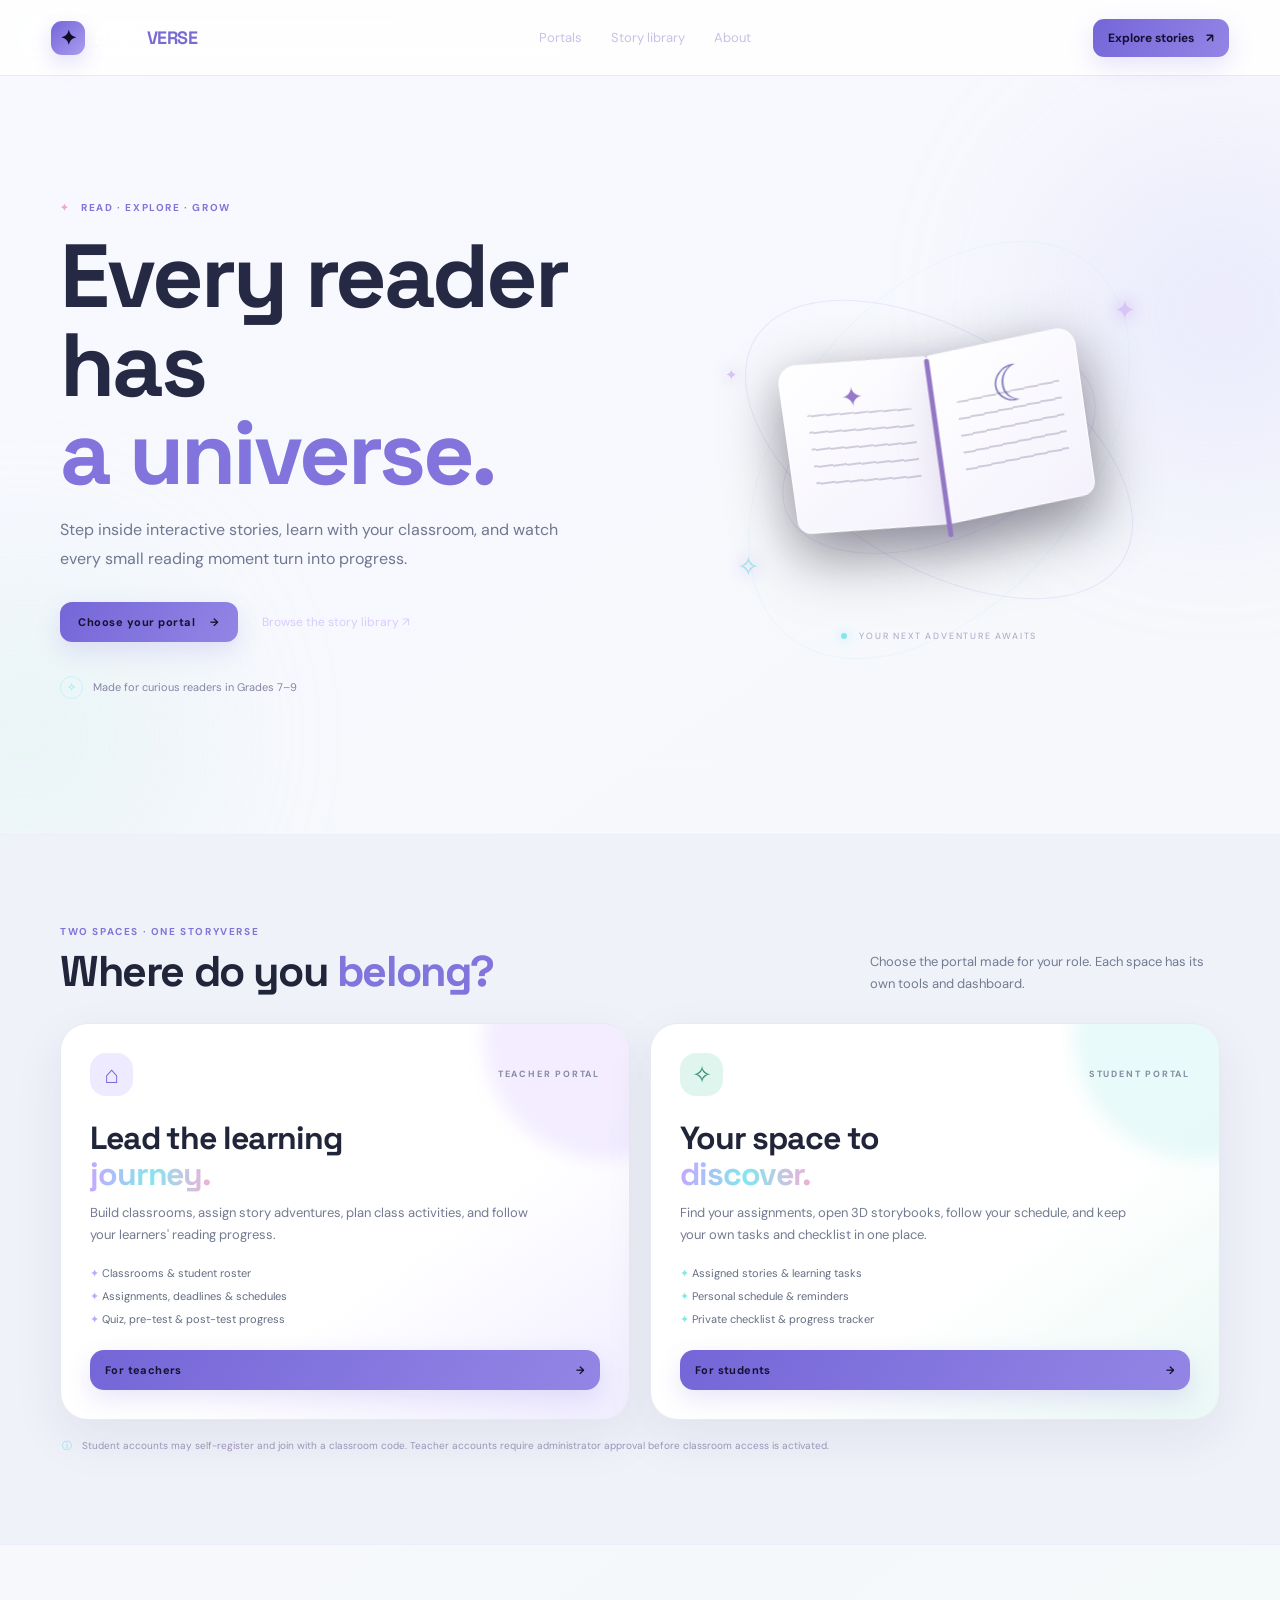
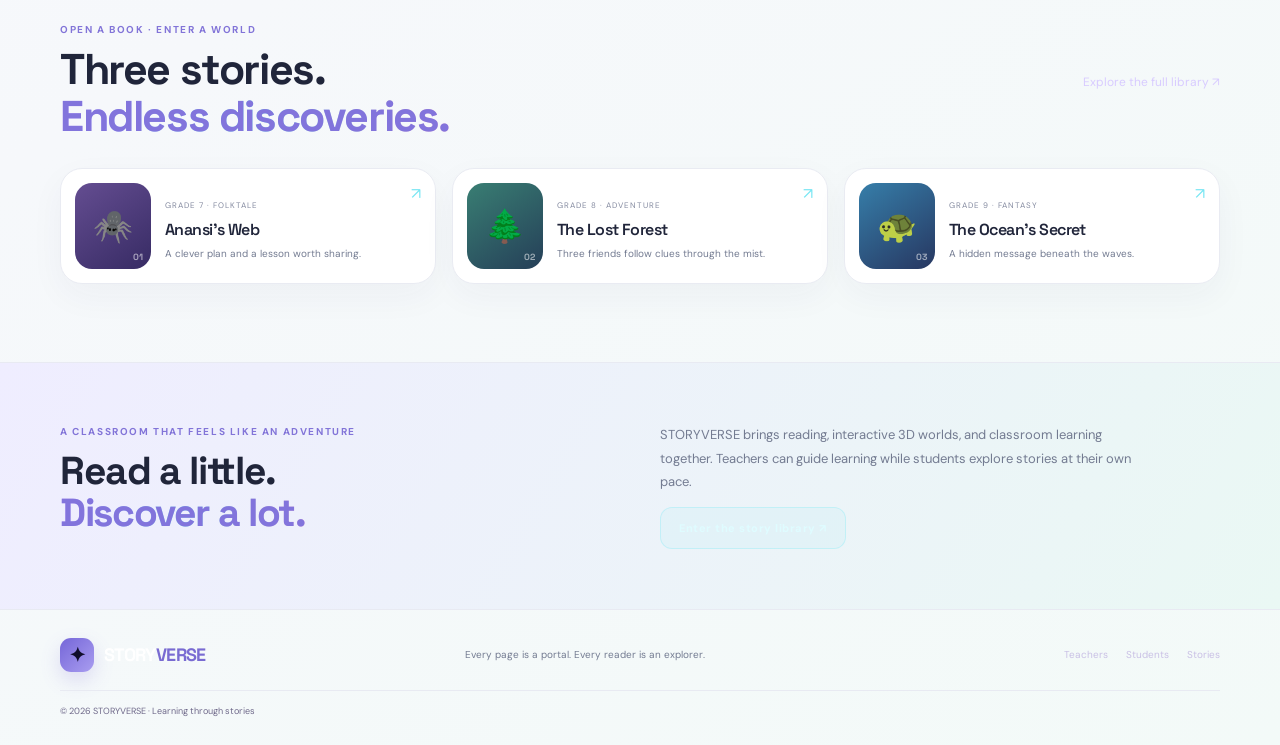
<file: index.html>
<!doctype html>
<html lang="en">
<head>
  <meta charset="utf-8">
  <meta name="viewport" content="width=device-width, initial-scale=1, viewport-fit=cover">
  <meta name="theme-color" content="#100d2b">
  <meta name="description" content="STORYVERSE — a reading adventure and classroom space for teachers and students.">
  <title>STORYVERSE — Every Reader Has a Universe</title>
  <link rel="preconnect" href="https://fonts.googleapis.com">
  <link rel="preconnect" href="https://fonts.gstatic.com" crossorigin>
  <link href="https://fonts.googleapis.com/css2?family=DM+Sans:wght@400;500;600;700&family=Space+Grotesk:wght@400;500;600;700&display=swap" rel="stylesheet">
  <link rel="stylesheet" href="portal.css">
</head>
<body class="landing-page">
  <div class="ambient ambient-one"></div><div class="ambient ambient-two"></div>
  <header class="landing-header">
    <a class="logo" href="index.html"><span class="logo-mark">✦</span><span>STORY<span class="logo-accent">VERSE</span></span></a>
    <nav class="landing-nav" aria-label="Main navigation">
      <a href="#portals">Portals</a><a href="#stories">Story library</a><a href="#about">About</a>
    </nav>
    <a class="header-cta" href="stories.html">Explore stories <span>↗</span></a>
  </header>

  <main>
    <section class="hero wrap">
      <div class="hero-copy">
        <div class="eyebrow"><span class="eyebrow-star">✦</span> READ · EXPLORE · GROW</div>
        <h1>Every reader has<br><em>a universe.</em></h1>
        <p class="hero-lede">Step inside interactive stories, learn with your classroom, and watch every small reading moment turn into progress.</p>
        <div class="hero-actions"><a class="button button-primary" href="#portals">Choose your portal <span>→</span></a><a class="text-link" href="stories.html">Browse the story library ↗</a></div>
        <div class="hero-proof"><span class="proof-icon">✧</span><span>Made for curious readers in Grades 7–9</span></div>
      </div>
      <div class="hero-art" aria-label="Illustration of an open glowing storybook">
        <div class="orbit orbit-one"></div><div class="orbit orbit-two"></div><div class="orbit orbit-three"></div>
        <div class="floating-star star-a">✦</div><div class="floating-star star-b">✧</div><div class="floating-star star-c">✦</div>
        <div class="book-glow"></div><div class="book-illustration"><div class="book-page left-page"><span class="page-lines"></span><span class="page-spark">✦</span></div><div class="book-page right-page"><span class="page-moon">☾</span><span class="page-lines"></span></div><div class="book-spine"></div></div>
        <div class="art-caption"><span class="caption-dot"></span> YOUR NEXT ADVENTURE AWAITS</div>
      </div>
    </section>

    <section class="portals-section" id="portals">
      <div class="wrap">
        <div class="section-heading"><div><div class="eyebrow">TWO SPACES · ONE STORYVERSE</div><h2>Where do you <em>belong?</em></h2></div><p>Choose the portal made for your role. Each space has its own tools and dashboard.</p></div>
        <div class="portal-grid">
          <article class="portal-card teacher-card">
            <div class="portal-card-top"><span class="portal-icon">⌂</span><span class="portal-label">TEACHER PORTAL</span></div>
            <h3>Lead the learning<br><em>journey.</em></h3><p>Build classrooms, assign story adventures, plan class activities, and follow your learners' reading progress.</p>
            <div class="portal-feature-list"><span>✦ Classrooms & student roster</span><span>✦ Assignments, deadlines & schedules</span><span>✦ Quiz, pre-test & post-test progress</span></div>
            <a class="portal-button" href="teacher.html">For teachers <span>→</span></a>
            <div class="portal-deco teacher-deco">✧</div>
          </article>
          <article class="portal-card student-card">
            <div class="portal-card-top"><span class="portal-icon">✧</span><span class="portal-label">STUDENT PORTAL</span></div>
            <h3>Your space to<br><em>discover.</em></h3><p>Find your assignments, open 3D storybooks, follow your schedule, and keep your own tasks and checklist in one place.</p>
            <div class="portal-feature-list"><span>✦ Assigned stories & learning tasks</span><span>✦ Personal schedule & reminders</span><span>✦ Private checklist & progress tracker</span></div>
            <a class="portal-button" href="student.html">For students <span>→</span></a>
            <div class="portal-deco student-deco">✦</div>
          </article>
        </div>
        <p class="portal-note"><span>ⓘ</span> Student accounts may self-register and join with a classroom code. Teacher accounts require administrator approval before classroom access is activated.</p>
      </div>
    </section>

    <section class="stories-preview wrap" id="stories">
      <div class="section-heading"><div><div class="eyebrow">OPEN A BOOK · ENTER A WORLD</div><h2>Three stories.<br><em>Endless discoveries.</em></h2></div><a class="text-link" href="stories.html">Explore the full library ↗</a></div>
      <div class="story-preview-grid">
        <a class="preview-story anansi" href="stories.html?story=anansi"><div class="preview-art"><span>🕷️</span><i>01</i></div><div class="preview-info"><small>GRADE 7 · FOLKTALE</small><h3>Anansi's Web</h3><p>A clever plan and a lesson worth sharing.</p></div><span class="preview-arrow">↗</span></a>
        <a class="preview-story forest" href="stories.html?story=forest"><div class="preview-art"><span>🌲</span><i>02</i></div><div class="preview-info"><small>GRADE 8 · ADVENTURE</small><h3>The Lost Forest</h3><p>Three friends follow clues through the mist.</p></div><span class="preview-arrow">↗</span></a>
        <a class="preview-story ocean" href="stories.html?story=ocean"><div class="preview-art"><span>🐢</span><i>03</i></div><div class="preview-info"><small>GRADE 9 · FANTASY</small><h3>The Ocean's Secret</h3><p>A hidden message beneath the waves.</p></div><span class="preview-arrow">↗</span></a>
      </div>
    </section>

    <section class="about-band" id="about"><div class="wrap about-inner"><div><div class="eyebrow">A CLASSROOM THAT FEELS LIKE AN ADVENTURE</div><h2>Read a little.<br><em>Discover a lot.</em></h2></div><div class="about-copy"><p>STORYVERSE brings reading, interactive 3D worlds, and classroom learning together. Teachers can guide learning while students explore stories at their own pace.</p><a class="button button-secondary" href="stories.html">Enter the story library ↗</a></div></div></section>
  </main>

  <footer class="landing-footer wrap"><a class="logo" href="index.html"><span class="logo-mark">✦</span><span>STORY<span class="logo-accent">VERSE</span></span></a><p>Every page is a portal. Every reader is an explorer.</p><div><a href="teacher.html">Teachers</a><a href="student.html">Students</a><a href="stories.html">Stories</a></div><small>© <span id="year"></span> STORYVERSE · Learning through stories</small></footer>
  <script>document.getElementById('year').textContent = new Date().getFullYear();</script>
</body>
</html>
</file>
<file: portal.css>
:root{color-scheme:dark;--bg:#100d2b;--panel:#191536;--panel2:#211b46;--line:rgba(198,184,255,.16);--text:#f7f4ff;--muted:#aaa3c8;--purple:#ae8aff;--cyan:#79e6f3;--pink:#f2a4d2;--good:#8fe4c0;--bad:#ffb4c4;--accent:var(--purple);--accent2:var(--cyan);font-family:'DM Sans',sans-serif}
*{box-sizing:border-box}html{scroll-behavior:smooth}body{margin:0;min-height:100vh;background:radial-gradient(ellipse at 80% 0%,#282052 0,transparent 42%),linear-gradient(145deg,#100d2b,#12102d 55%,#171135);color:var(--text);overflow-x:hidden}a{color:inherit}button,input,select,textarea{font:inherit}.ambient{position:fixed;pointer-events:none;filter:blur(90px);opacity:.17;border-radius:50%;z-index:-1}.ambient-one{width:360px;height:360px;right:-120px;top:130px;background:#8b5cf6}.ambient-two{width:330px;height:330px;left:-140px;bottom:0;background:#16bcd3}.wrap{width:min(1160px,calc(100% - 44px));margin:0 auto}.logo{display:inline-flex;align-items:center;gap:10px;text-decoration:none;color:#fff;font:700 18px 'Space Grotesk',sans-serif;letter-spacing:1.2px}.logo-accent{color:var(--purple)}.logo-mark{display:grid;place-items:center;width:34px;height:34px;border-radius:11px;background:linear-gradient(135deg,#a37aff,#4ed7e8);color:#100d2b;font-size:20px}.landing-header,.portal-topbar{height:76px;padding:0 max(4vw,22px);display:flex;align-items:center;justify-content:space-between;border-bottom:1px solid var(--line);background:rgba(13,10,36,.72);backdrop-filter:blur(18px);position:relative;z-index:2}.landing-nav{display:flex;gap:29px}.landing-nav a,.top-home{color:#c9c0e5;text-decoration:none;font-size:13px}.landing-nav a:hover,.top-home:hover{color:white}.header-cta{color:#170f32;background:linear-gradient(100deg,#b89aff,#77e6ef);border-radius:11px;padding:11px 15px;text-decoration:none;font-size:12px;font-weight:700}.header-cta span{margin-left:9px}.hero{display:grid;grid-template-columns:1fr 1fr;gap:36px;align-items:center;min-height:565px;padding-top:28px;padding-bottom:52px}.hero-copy{padding:45px 0}.eyebrow{font-size:10px;font-weight:700;letter-spacing:2px;color:var(--cyan)}.eyebrow-star{margin-right:8px;color:var(--pink)}h1,h2,h3,p{margin-top:0}.hero h1,.auth-intro h1{font:700 clamp(48px,6vw,76px)/.99 'Space Grotesk',sans-serif;letter-spacing:-3px;margin:18px 0}.hero h1 em,.section-heading h2 em,.portal-card h3 em,.about-inner h2 em,.auth-intro h1 em,.auth-card h2 em,.dashboard-header h1 em{font-style:normal;background:linear-gradient(95deg,#c6a6ff,#83e6ef,#f2afd7);background-clip:text;color:transparent}.hero-lede{max-width:520px;color:#b7b0ce;font-size:16px;line-height:1.8}.hero-actions{display:flex;align-items:center;gap:24px;flex-wrap:wrap;margin-top:28px}.button{display:inline-flex;align-items:center;justify-content:center;gap:15px;border:0;border-radius:11px;padding:13px 18px;text-decoration:none;font-size:11px;letter-spacing:.5px;font-weight:700;cursor:pointer;transition:transform .2s,filter .2s}.button:hover{transform:translateY(-2px);filter:brightness(1.08)}.button-primary{background:linear-gradient(100deg,#a984ff,#67dce9);color:#17112f}.button-secondary{border:1px solid rgba(121,230,243,.3);background:rgba(121,230,243,.08);color:#dffcff}.button-outline{border:1px solid var(--line);background:transparent;color:#e7ddff;padding:10px 13px}.button-wide{width:100%;justify-content:space-between;margin-top:8px}.text-link{font-size:12px;color:#d8cbff;text-decoration:none}.text-link:hover{text-decoration:underline}.hero-proof{display:flex;align-items:center;gap:10px;color:#8983a8;font-size:11px;margin-top:34px}.proof-icon{display:grid;place-items:center;width:23px;height:23px;border:1px solid rgba(121,230,243,.3);border-radius:50%;color:var(--cyan)}.hero-art{height:440px;position:relative;display:grid;place-items:center}.orbit{position:absolute;border:1px solid rgba(176,150,255,.19);border-radius:50%;transform:rotate(-22deg)}.orbit-one{width:330px;height:180px}.orbit-two{width:430px;height:235px;transform:rotate(31deg)}.orbit-three{width:480px;height:300px;transform:rotate(-51deg);border-color:rgba(121,230,243,.12)}.book-glow{position:absolute;width:280px;height:220px;background:radial-gradient(ellipse,rgba(153,123,255,.44),rgba(71,194,226,.09) 55%,transparent 74%);filter:blur(15px)}.book-illustration{width:300px;height:190px;position:relative;display:flex;filter:drop-shadow(0 20px 30px rgba(0,0,0,.4));transform:rotate(-8deg)}.book-page{height:170px;width:50%;position:relative;background:linear-gradient(135deg,#e4d8ff,#f8e5f5);border:1px solid rgba(255,255,255,.7);box-shadow:inset 0 0 28px rgba(127,93,174,.15)}.left-page{border-radius:20px 4px 4px 13px;transform:skewY(4deg);transform-origin:right}.right-page{border-radius:4px 20px 13px 4px;transform:skewY(-4deg);transform-origin:left;background:linear-gradient(135deg,#d8f8f4,#e6d8ff)}.book-spine{position:absolute;left:50%;top:3px;bottom:7px;width:5px;background:#9874d4;transform:translateX(-50%);border-radius:5px}.page-lines{position:absolute;left:23px;right:20px;top:50px;height:72px;background:repeating-linear-gradient(to bottom,rgba(91,73,130,.26) 0 2px,transparent 2px 17px);border-radius:2px}.page-spark{position:absolute;left:40%;top:17px;color:#9b75dc;font-size:27px}.page-moon{position:absolute;top:11px;left:40%;font-size:50px;color:#8b86d1}.floating-star{position:absolute;color:#d8c3ff;text-shadow:0 0 18px #b38aff}.star-a{top:63px;right:15%;font-size:26px}.star-b{bottom:86px;left:14%;font-size:27px;color:#8ee7f1}.star-c{top:135px;left:12%;font-size:15px}.art-caption{position:absolute;bottom:28px;letter-spacing:1.8px;font-size:9px;color:#aaa3c8}.caption-dot{display:inline-block;width:6px;height:6px;background:var(--cyan);border-radius:50%;margin-right:9px;box-shadow:0 0 12px var(--cyan)}.portals-section{padding:75px 0 80px;border-top:1px solid rgba(198,184,255,.08);border-bottom:1px solid rgba(198,184,255,.08);background:rgba(17,13,43,.45)}.section-heading{display:flex;justify-content:space-between;gap:25px;align-items:end;margin-bottom:28px}.section-heading h2{font:700 clamp(30px,4vw,43px)/1.1 'Space Grotesk',sans-serif;margin:10px 0 0;letter-spacing:-1.4px}.section-heading>p{max-width:350px;color:var(--muted);font-size:13px;line-height:1.7;margin:0}.portal-grid{display:grid;grid-template-columns:1fr 1fr;gap:20px}.portal-card{position:relative;overflow:hidden;padding:29px;border-radius:22px;border:1px solid var(--line);background:linear-gradient(145deg,rgba(35,28,74,.96),rgba(21,17,50,.96));min-height:385px}.teacher-card{--card-accent:#c2a7ff;--card-glow:rgba(173,134,255,.15)}.student-card{--card-accent:#82e9e2;--card-glow:rgba(78,214,210,.13)}.portal-card:after{content:'';position:absolute;width:240px;height:240px;border-radius:50%;right:-95px;top:-105px;background:var(--card-glow);filter:blur(9px)}.portal-card-top{position:relative;z-index:1;display:flex;align-items:center;justify-content:space-between}.portal-icon{display:grid;place-items:center;width:43px;height:43px;border-radius:14px;color:#15102d;background:var(--card-accent);font-size:24px}.portal-label{font-size:9px;letter-spacing:1.8px;color:var(--card-accent);font-weight:700}.portal-card h3{font:700 32px/1.12 'Space Grotesk',sans-serif;margin:25px 0 9px;position:relative;z-index:1}.portal-card p{font-size:13px;line-height:1.7;color:var(--muted);max-width:455px;position:relative;z-index:1}.portal-feature-list{display:grid;gap:9px;margin:20px 0 24px;color:#d5cee8;font-size:11px;position:relative;z-index:1}.portal-feature-list span::first-letter{color:var(--card-accent)}.portal-button{position:relative;z-index:1;display:flex;justify-content:space-between;align-items:center;padding:13px 15px;border-radius:11px;background:var(--card-accent);color:#17112f;text-decoration:none;font-size:11px;font-weight:700;letter-spacing:.4px}.portal-deco{position:absolute;right:25px;bottom:76px;font-size:74px;color:rgba(255,255,255,.045)}.portal-note{display:flex;gap:10px;align-items:flex-start;color:#9e97b9;font-size:10px;line-height:1.6;margin:18px 2px 0}.portal-note span{color:var(--cyan)}.stories-preview{padding-top:78px;padding-bottom:78px}.stories-preview .section-heading{align-items:center}.story-preview-grid{display:grid;grid-template-columns:repeat(3,1fr);gap:16px}.preview-story{position:relative;display:flex;align-items:center;gap:14px;padding:14px;border:1px solid var(--line);border-radius:17px;background:rgba(29,23,61,.72);text-decoration:none;transition:transform .2s,border-color .2s}.preview-story:hover{transform:translateY(-3px);border-color:rgba(183,155,255,.5)}.preview-art{width:76px;height:86px;flex:0 0 76px;border-radius:12px;display:grid;place-items:center;position:relative;font-size:32px;background:linear-gradient(145deg,#644d91,#372b64)}.preview-art i{position:absolute;right:8px;bottom:6px;font:700 9px 'Space Grotesk';color:rgba(255,255,255,.55)}.forest .preview-art{background:linear-gradient(145deg,#397e73,#253f58)}.ocean .preview-art{background:linear-gradient(145deg,#367ea9,#273761)}.preview-info small{font-size:8px;letter-spacing:1px;color:var(--cyan)}.preview-info h3{font:600 16px 'Space Grotesk';margin:6px 0}.preview-info p{font-size:10px;color:var(--muted);line-height:1.5;margin:0}.preview-arrow{margin-left:auto;color:var(--cyan);align-self:flex-start}.about-band{padding:60px 0;background:linear-gradient(110deg,rgba(94,70,147,.22),rgba(53,147,163,.1));border-top:1px solid var(--line);border-bottom:1px solid var(--line)}.about-inner{display:grid;grid-template-columns:1fr 1fr;gap:40px;align-items:center}.about-inner h2{font:700 39px/1.1 'Space Grotesk';margin:12px 0}.about-copy p{font-size:13px;line-height:1.8;color:var(--muted);max-width:480px}.landing-footer{padding:28px 0;display:grid;grid-template-columns:1fr 1.5fr auto;gap:18px;align-items:center}.landing-footer p{margin:0;color:var(--muted);font-size:10px}.landing-footer>div{display:flex;gap:18px}.landing-footer>div a{font-size:10px;text-decoration:none;color:#c9c0e5}.landing-footer small{grid-column:1/-1;color:#6f698a;font-size:9px;border-top:1px solid var(--line);padding-top:14px}
/* Separate portal entry pages */
.portal-page{--accent:var(--purple);--accent2:var(--cyan)}.student-theme{--accent:#77ded9;--accent2:#a8a0ff}.teacher-theme{--accent:#b79aff;--accent2:#78e2ee}.portal-top-actions{display:flex;align-items:center;gap:20px}.portal-role-pill{display:inline-flex;align-items:center;gap:8px;padding:8px 12px;border:1px solid color-mix(in srgb,var(--accent) 40%,transparent);border-radius:30px;color:var(--accent);font-size:9px;letter-spacing:1.4px;font-weight:700}.portal-role-pill span{font-size:15px}.portal-main{padding-top:34px;padding-bottom:44px}.auth-shell{display:grid;grid-template-columns:minmax(0,1fr) minmax(340px,450px);gap:45px;align-items:center;min-height:580px}.auth-intro{position:relative;padding:28px 0 55px;min-height:510px}.auth-intro h1{font-size:clamp(43px,5vw,64px);max-width:590px;margin:18px 0}.auth-intro>p{color:var(--muted);max-width:470px;line-height:1.8;font-size:14px}.auth-perks{display:grid;gap:12px;margin-top:28px;font-size:11px;color:#d6cee9}.auth-perks span:first-letter{color:var(--accent)}.auth-art{position:absolute;width:215px;height:170px;right:35px;bottom:0;display:grid;place-items:center}.auth-art-orbit{width:180px;height:110px;border:1px solid color-mix(in srgb,var(--accent) 35%,transparent);border-radius:50%;transform:rotate(-25deg);box-shadow:0 0 0 20px color-mix(in srgb,var(--accent) 3%,transparent),0 0 0 43px color-mix(in srgb,var(--accent) 2%,transparent)}.auth-art-symbol{position:absolute;font-size:74px;color:var(--accent);text-shadow:0 0 35px color-mix(in srgb,var(--accent) 55%,transparent)}.auth-art-star{position:absolute;top:12px;right:22px;color:var(--cyan);font-size:22px}.student-auth-art .auth-art-symbol{color:#79e6dc}.auth-card{padding:27px;border:1px solid var(--line);border-radius:22px;background:linear-gradient(145deg,rgba(35,29,74,.97),rgba(21,17,50,.98));box-shadow:0 22px 65px rgba(0,0,0,.18)}.auth-card-heading h2{font:700 28px 'Space Grotesk';margin:9px 0}.auth-card-heading p{color:var(--muted);font-size:11px;line-height:1.6;margin-bottom:20px}.auth-small-label{color:var(--accent);font-size:9px;letter-spacing:1.8px;font-weight:700}.auth-tabs{display:flex;gap:4px;border-bottom:1px solid var(--line);margin:15px 0 17px}.auth-tab{border:0;border-bottom:2px solid transparent;background:transparent;color:var(--muted);padding:11px 14px;font-size:11px;cursor:pointer}.auth-tab.is-active{border-color:var(--accent);color:white}.form-field{display:flex;flex-direction:column;gap:7px;margin:13px 0}.form-field label{font-size:9px;letter-spacing:1.4px;color:#c9c0e5;font-weight:700}.form-field input,.form-field select,.form-field textarea,.control-input{width:100%;border:1px solid rgba(194,180,255,.2);border-radius:10px;background:#100d2d;color:white;padding:12px;font-size:12px;outline:0}.form-field input:focus,.form-field select:focus,.form-field textarea:focus,.control-input:focus{border-color:var(--accent);box-shadow:0 0 0 3px color-mix(in srgb,var(--accent) 14%,transparent)}.form-field small{font-size:10px;color:var(--muted);line-height:1.5}.optional-label{float:right;color:#827b9f;font-size:8px}.form-hint{font-size:10px;line-height:1.6;color:#d5c9eb;margin:6px 0 13px}.auth-bottom-note{font-size:10px;color:var(--muted);margin:16px 0 0;text-align:center}.auth-bottom-note a{color:var(--accent2);text-decoration:none}.message-box{padding:12px 14px;margin:12px 0;border-radius:10px;border:1px solid rgba(143,228,192,.25);background:rgba(48,142,113,.12);color:#d6ffeb;font-size:11px;line-height:1.6}.message-box.error{border-color:rgba(242,164,210,.35);background:rgba(177,80,142,.12);color:#ffe0f0}.portal-footer{display:flex;justify-content:space-between;gap:14px;border-top:1px solid var(--line);padding:20px 0 28px;color:#817a9e;font-size:10px}.portal-footer a{text-decoration:none;color:var(--accent)}
/* Authenticated dashboard */
.dashboard-shell{padding:4px 0 35px}.dashboard-header{display:flex;align-items:center;justify-content:space-between;gap:20px;padding:15px 0 25px;border-bottom:1px solid var(--line)}.dashboard-header h1{font:700 clamp(27px,3vw,37px) 'Space Grotesk';margin:8px 0}.dashboard-header p{font-size:12px;color:var(--muted);margin:0}.dashboard-header-actions{display:flex;align-items:center;gap:13px}.signed-in-chip{color:#b5e9d7;font-size:9px;border:1px solid rgba(143,228,192,.25);border-radius:30px;padding:8px 10px}.signed-in-chip i{display:inline-block;width:6px;height:6px;border-radius:50%;background:#83e2b9;margin-right:6px}.app-layout{display:grid;grid-template-columns:215px minmax(0,1fr);gap:20px;margin-top:20px}.sidebar{border:1px solid var(--line);border-radius:17px;background:rgba(25,21,54,.76);padding:17px 12px;align-self:start;position:sticky;top:14px}.sidebar-label{font-size:8px;letter-spacing:1.6px;color:#8f88ad;font-weight:700;padding:4px 9px 13px}.side-nav{display:grid;gap:4px}.side-link{display:flex;gap:11px;align-items:center;width:100%;border:0;background:transparent;text-align:left;color:#afa8c9;padding:11px 10px;border-radius:10px;font-size:10px;cursor:pointer}.side-link span{font-size:15px;color:#9f93c4;width:17px;text-align:center}.side-link:hover,.side-link.is-active{color:white;background:color-mix(in srgb,var(--accent) 13%,transparent)}.side-link.is-active span{color:var(--accent)}.sidebar-bottom{margin:25px 5px 2px;padding:14px 10px;border-top:1px solid var(--line)}.sidebar-spark{font-size:20px;color:var(--accent)}.sidebar-bottom p{font:600 11px/1.5 'Space Grotesk';color:#d7cfee;margin:7px 0 10px}.sidebar-bottom a{font-size:9px;color:var(--accent2);text-decoration:none}.dashboard-content{min-width:0}.view-heading{display:flex;align-items:end;justify-content:space-between;gap:15px;margin:4px 0 20px}.view-heading h2{font:700 25px 'Space Grotesk';margin:5px 0}.view-heading p{font-size:11px;color:var(--muted);margin:0}.view-kicker{font-size:8px;letter-spacing:1.6px;color:var(--accent);font-weight:700}.stats-grid{display:grid;grid-template-columns:repeat(4,minmax(0,1fr));gap:11px;margin-bottom:18px}.stat-card{padding:15px;border-radius:14px;background:linear-gradient(145deg,rgba(38,31,78,.88),rgba(23,19,52,.94));border:1px solid var(--line)}.stat-label{font-size:8px;letter-spacing:1.2px;color:#aaa2c6;font-weight:700}.stat-value{font:700 27px 'Space Grotesk';margin:7px 0 3px}.stat-note{font-size:9px;color:#8580a0}.content-card{padding:17px;border:1px solid var(--line);border-radius:14px;background:rgba(28,23,61,.75);margin-bottom:14px;min-width:0}.content-card h3{font:600 15px 'Space Grotesk';margin:0 0 12px}.card-subtitle{font-size:10px;color:var(--muted);margin:-6px 0 13px;line-height:1.5}.two-col{display:grid;grid-template-columns:1fr 1fr;gap:14px}.stack{display:grid;gap:10px}.empty-state{padding:20px 12px;color:var(--muted);font-size:11px;text-align:center;border:1px dashed rgba(196,181,255,.2);border-radius:12px}.row-item{display:flex;align-items:center;justify-content:space-between;gap:12px;padding:11px 0;border-bottom:1px solid rgba(198,184,255,.09)}.row-item:last-child{border-bottom:0}.row-item strong{font-size:11px;display:block}.row-item small{font-size:9px;color:var(--muted);display:block;margin-top:4px;line-height:1.5}.pill{display:inline-flex;align-items:center;padding:5px 8px;border-radius:30px;background:rgba(121,230,243,.09);color:var(--cyan);font-size:8px;white-space:nowrap}.pill.purple{background:rgba(174,138,255,.12);color:#cfbaff}.pill.green{background:rgba(143,228,192,.1);color:#a5f0cf}.pill.pink{background:rgba(242,164,210,.1);color:#f3bcdb}.action-row{display:flex;gap:8px;align-items:center;flex-wrap:wrap}.small-button{border:1px solid rgba(194,180,255,.2);background:rgba(255,255,255,.035);color:#e8e0ff;border-radius:8px;padding:8px 10px;font-size:9px;cursor:pointer}.small-button:hover{border-color:var(--accent)}.small-button.primary{background:var(--accent);color:#160f31;border-color:transparent;font-weight:700}.small-button.danger{color:#ffbdcb;border-color:rgba(255,180,196,.2)}.form-grid{display:grid;grid-template-columns:repeat(2,minmax(0,1fr));gap:10px}.form-grid .full{grid-column:1/-1}.inline-form{display:flex;gap:8px;align-items:end;flex-wrap:wrap}.inline-form .form-field{flex:1;min-width:150px;margin:0}.form-field.compact label{font-size:8px}.form-field.compact input,.form-field.compact select,.form-field.compact textarea{padding:10px;font-size:10px}.control-input{padding:10px;font-size:10px}.class-selector{max-width:250px}.data-table-wrap{width:100%;overflow:auto;border:1px solid rgba(198,184,255,.12);border-radius:11px}.data-table{width:100%;border-collapse:collapse;min-width:690px;font-size:10px}.data-table th{background:rgba(174,138,255,.08);color:#aaa3c8;font-size:8px;letter-spacing:1px;text-align:left;padding:11px;white-space:nowrap}.data-table td{padding:11px;border-top:1px solid rgba(198,184,255,.08);color:#e4def2;vertical-align:middle}.data-table td small{display:block;color:var(--muted);margin-top:3px;font-size:8px}.data-table input{width:73px;padding:7px;border:1px solid rgba(194,180,255,.18);border-radius:7px;background:#100d2d;color:white;font-size:10px}.class-grid{display:grid;grid-template-columns:repeat(auto-fill,minmax(205px,1fr));gap:10px}.class-tile{border:1px solid var(--line);border-radius:12px;background:rgba(255,255,255,.025);padding:14px;text-align:left;color:white;cursor:pointer}.class-tile.selected,.class-tile:hover{border-color:var(--accent);background:color-mix(in srgb,var(--accent) 8%,transparent)}.class-tile strong{display:block;font:600 13px 'Space Grotesk';margin:7px 0}.class-code{font:700 13px 'Space Grotesk';letter-spacing:2px;color:var(--accent2)}.story-grid{display:grid;grid-template-columns:repeat(auto-fill,minmax(205px,1fr));gap:11px}.story-tile{padding:15px;border:1px solid var(--line);border-radius:13px;background:rgba(255,255,255,.025)}.story-emoji{font-size:26px}.story-tile h3{font:600 14px 'Space Grotesk';margin:8px 0 5px}.story-tile p{color:var(--muted);font-size:9px;line-height:1.5;min-height:30px}.story-tile .tile-meta{font-size:8px;color:var(--accent2);letter-spacing:1px}.progress-track{height:6px;background:#302950;border-radius:9px;overflow:hidden;margin:7px 0}.progress-track span{height:100%;display:block;background:linear-gradient(90deg,var(--accent),var(--accent2));border-radius:9px}.check-row{display:flex;align-items:center;gap:10px;padding:10px;border:1px solid rgba(198,184,255,.1);border-radius:10px;background:rgba(255,255,255,.02)}.check-row input{accent-color:var(--accent);width:16px;height:16px}.check-row .check-copy{flex:1;min-width:0}.check-row strong{font-size:10px;display:block}.check-row.done strong{text-decoration:line-through;color:#8882a3}.check-row small{font-size:8px;color:var(--muted)}.announcement-card{border-left:3px solid var(--accent);padding:12px 14px;background:rgba(255,255,255,.025);border-radius:0 10px 10px 0}.announcement-card strong{font-size:11px}.announcement-card p{font-size:10px;line-height:1.6;color:#c8c0dc;margin:7px 0}.announcement-card small{font-size:8px;color:var(--muted)}.date-badge{display:flex;flex-direction:column;align-items:center;justify-content:center;min-width:45px;padding:7px 8px;border-radius:9px;background:color-mix(in srgb,var(--accent) 10%,transparent);color:var(--accent)}.date-badge b{font:700 17px 'Space Grotesk'}.date-badge span{font-size:7px;letter-spacing:1px}.muted{color:var(--muted)}.text-danger{color:#ffb6c7}.notice-inline{font-size:9px;color:#a9a1c4;line-height:1.6}.student-task-card{display:grid;grid-template-columns:1fr auto;gap:10px;align-items:center;padding:14px;border-radius:12px;border:1px solid var(--line);background:rgba(255,255,255,.025)}.student-task-card h3{font:600 13px 'Space Grotesk';margin:5px 0}.student-task-card p{font-size:9px;color:var(--muted);line-height:1.5;margin:0 0 8px}.schedule-date{font-size:9px;color:var(--accent2)}.profile-key{font-size:8px;color:var(--muted);letter-spacing:1px}.profile-value{font-size:11px;color:#f1ebff;margin:5px 0 13px;overflow-wrap:anywhere}
@media(max-width:900px){.hero{min-height:500px}.hero-art{transform:scale(.88)}.auth-shell{gap:25px}.app-layout{grid-template-columns:175px minmax(0,1fr)}.stats-grid{grid-template-columns:repeat(2,minmax(0,1fr))}.portal-main{width:calc(100% - 32px)}}
@media(max-width:680px){.landing-header{padding:0 17px}.landing-nav{display:none}.header-cta{padding:10px 12px;font-size:10px}.wrap{width:calc(100% - 34px)}.hero{grid-template-columns:1fr;padding-top:10px;gap:0;min-height:auto}.hero-copy{padding:50px 0 0}.hero h1{font-size:54px}.hero-art{height:315px;transform:scale(.8);margin-top:-3px}.section-heading{display:block}.section-heading>p{margin-top:12px}.portal-grid,.story-preview-grid,.about-inner{grid-template-columns:1fr}.portal-card{min-height:0}.stories-preview{padding-top:58px;padding-bottom:55px}.story-preview-grid{gap:10px}.about-inner{gap:14px}.landing-footer{grid-template-columns:1fr 1fr}.landing-footer p{grid-column:1/-1;grid-row:2}.landing-footer>div{grid-column:1/-1}.landing-footer small{grid-row:4}.portal-topbar{height:66px;padding:0 17px}.portal-role-pill{font-size:8px;padding:7px 9px}.portal-top-actions{gap:11px}.top-home{font-size:10px}.portal-main{width:calc(100% - 30px);padding-top:15px}.auth-shell{grid-template-columns:1fr;gap:16px;min-height:0}.auth-intro{min-height:0;padding:22px 0 5px}.auth-intro h1{font-size:45px;letter-spacing:-2px;margin:12px 0}.auth-intro>p{font-size:12px;max-width:100%}.auth-perks{display:none}.auth-art{display:none}.auth-card{padding:21px;margin-bottom:18px}.portal-footer{width:calc(100% - 30px);font-size:8px}.dashboard-header{align-items:flex-start}.dashboard-header h1{font-size:26px}.dashboard-header p{max-width:250px;line-height:1.5}.dashboard-header-actions{flex-direction:column-reverse;align-items:flex-end;gap:8px}.signed-in-chip{display:none}.app-layout{display:block}.sidebar{position:static;padding:10px;margin:12px 0}.sidebar-label,.sidebar-bottom{display:none}.side-nav{display:flex;overflow-x:auto;gap:5px;padding-bottom:1px}.side-link{white-space:nowrap;width:auto;flex:0 0 auto;padding:9px 11px;font-size:9px}.side-link span{display:none}.dashboard-content{margin-top:14px}.stats-grid{gap:8px}.stat-card{padding:12px}.stat-value{font-size:23px}.two-col{grid-template-columns:1fr}.form-grid{grid-template-columns:1fr}.form-grid .full{grid-column:auto}.view-heading{align-items:flex-start;flex-direction:column}.class-selector{max-width:none;width:100%}.data-table{min-width:620px}.portal-footer{flex-direction:column;gap:6px}.auth-card-heading h2{font-size:25px}}
@media(prefers-reduced-motion:reduce){*,*::before,*::after{scroll-behavior:auto!important;transition:none!important}}
[hidden]{display:none!important}


/* STORYVERSE 2.0 — calm, accessible visual refresh */
:root{--ink:#20253a;--muted:#737b91;--paper:#f7f8fc;--surface:#fff;--line:#e8eaf2;--violet:#7665d8;--violet2:#9a8bea;--mint:#dff5ef;--peach:#fff0e8;--shadow:0 18px 50px rgba(38,43,78,.08)}
*{scroll-behavior:smooth}body{background:linear-gradient(145deg,#f8f9ff 0%,#f6f8fb 55%,#f3faf8 100%);color:var(--ink);font-family:'DM Sans',sans-serif}h1,h2,h3,.logo{font-family:'Space Grotesk',sans-serif;letter-spacing:-.035em}.ambient{filter:blur(85px);opacity:.22;animation:floatGlow 15s ease-in-out infinite alternate}.ambient-one{background:#c7c0ff}.ambient-two{background:#b9eadd;animation-delay:-6s}@keyframes floatGlow{to{transform:translate(35px,-25px) scale(1.15)}}
.logo-mark{background:linear-gradient(135deg,#7566d8,#a99df0);box-shadow:0 8px 20px #7665d833}.logo-accent{color:#796bd2}.landing-header,.portal-topbar{backdrop-filter:blur(18px);background:#ffffffd9;border-bottom:1px solid #e9eaf2}.hero{padding-top:80px;padding-bottom:90px}.hero h1{font-size:clamp(3.2rem,7vw,6rem);line-height:.99;color:#252943}.hero h1 em,.section-heading h2 em,.about-band h2 em{color:#8274dc}.hero-lede{color:#6f7890;max-width:530px}.eyebrow{color:#8274d8;letter-spacing:.16em}.hero-art{filter:saturate(.8)}.book-glow{background:radial-gradient(circle,#d9d3ff 0,#e7e5ff88 42%,transparent 70%)}.book-page{background:linear-gradient(145deg,#fff,#f4f1ff);box-shadow:0 18px 45px #6d64a52a}.button-primary,.portal-button,.header-cta{background:linear-gradient(120deg,#7566d8,#9385e5);box-shadow:0 9px 24px #7665d82b}.button-primary:hover,.portal-button:hover,.header-cta:hover{transform:translateY(-2px);filter:brightness(1.04)}.portals-section{background:#f0f2fa;padding:90px 0}.portal-card{background:#fff;border:1px solid #e8eaf2;border-radius:28px;box-shadow:var(--shadow);transition:transform .28s,box-shadow .28s}.portal-card:hover{transform:translateY(-6px);box-shadow:0 24px 60px #30365a18}.teacher-card{background:linear-gradient(145deg,#fff 60%,#f0edff)}.student-card{background:linear-gradient(145deg,#fff 60%,#eaf8f5)}.portal-icon{border-radius:16px;background:#eeeaff;color:#7566d8}.student-card .portal-icon{background:#e1f5ef;color:#318d79}.portal-label,.preview-info small{color:#858ba0}.portal-feature-list span{color:#626c82}.portal-button{border-radius:14px}.preview-story{background:white;border:1px solid #e9ebf2;border-radius:22px;box-shadow:0 12px 35px #30365a0b;transition:.25s}.preview-story:hover{transform:translateY(-5px)}.preview-art{border-radius:17px}.about-band{background:linear-gradient(120deg,#efedff,#eaf8f4)}.landing-footer{color:#7a8195}
.portal-page{background:linear-gradient(145deg,#f8f9ff,#f5faf9)}.portal-topbar{padding-block:16px}.portal-role-pill,.signed-in-chip{border:1px solid #e7e8f1;background:#fff;color:#697188;border-radius:999px}.portal-main{padding-top:36px}.auth-shell{gap:clamp(25px,5vw,75px)}.auth-intro h1{font-size:clamp(2.8rem,5vw,4.7rem);line-height:1.02}.auth-intro h1 em{color:#8374dc}.auth-card{border:1px solid #e9eaf2;border-radius:26px;box-shadow:0 24px 70px #34395b13;background:#fff;padding:clamp(24px,4vw,42px)}.auth-tabs{background:#f3f4fa;border-radius:13px;padding:4px}.auth-tab{border-radius:10px;color:#747b90}.auth-tab.is-active{background:#fff;color:#5f51c5;box-shadow:0 3px 12px #25294a12}.form-field input,.form-field select,.control-input{border:1px solid #e3e6ef;border-radius:12px;background:#fbfcff;min-height:46px;padding:12px 14px;color:#252943;transition:border .2s,box-shadow .2s}.form-field input:focus,.form-field select:focus,.control-input:focus{outline:0;border-color:#988ce8;box-shadow:0 0 0 4px #9385e51c}.button,.small-button{border-radius:12px;transition:transform .2s,box-shadow .2s}.button-outline{border:1px solid #e2e5ef;background:#fff;color:#565f78}.dashboard-shell{animation:riseIn .35s ease both}@keyframes riseIn{from{opacity:0;transform:translateY(9px)}to{opacity:1;transform:none}}.dashboard-header h1{font-size:clamp(2rem,4vw,3.1rem)}.dashboard-header h1 em{color:#8072d8}.sidebar{background:#fff;border:1px solid #e9eaf2;border-radius:20px;box-shadow:0 12px 35px #30365a0b}.side-link{border-radius:11px;color:#697188;transition:.2s}.side-link:hover{background:#f5f4ff;color:#6255c7}.side-link.is-active{background:#efedff;color:#6255c7;font-weight:700}.student-sidebar .side-link.is-active{background:#e8f7f2;color:#287e6c}.content-card,.stat-card,.announcement-card{background:#fff;border:1px solid #e9eaf2;border-radius:19px;box-shadow:0 10px 30px #30365a08}.stat-card{padding:20px}.stat-value{color:#5549b3}.stat-label,.stat-note{color:#81889b}.progress-track{background:#eceefa;border-radius:99px;overflow:hidden}.progress-track span{background:linear-gradient(90deg,#8174dc,#a9a0ee);border-radius:99px}.student-theme .progress-track span{background:linear-gradient(90deg,#62bba7,#a2ddcf)}.data-table th{color:#858ba0}.data-table td{border-color:#eff0f5}.pill{background:#f0efff;color:#6658c7;border-radius:999px}.pill.green{background:#e5f6ef;color:#32866e}.message-box{border-radius:12px}.portal-footer{color:#858ba0}.portal-footer a{color:#7566d8}
/* Motion respects accessibility preferences */
@media(prefers-reduced-motion:reduce){*,*::before,*::after{scroll-behavior:auto!important;animation-duration:.01ms!important;animation-iteration-count:1!important;transition-duration:.01ms!important}}
@media(max-width:760px){.landing-header{padding-inline:18px}.landing-nav{display:none}.hero{padding-top:48px;padding-bottom:55px}.hero-art{min-height:280px;transform:scale(.88)}.portals-section{padding:60px 0}.portal-grid,.story-preview-grid{grid-template-columns:1fr}.portal-card{padding:25px}.section-heading{align-items:flex-start;gap:18px;flex-direction:column}.landing-footer{gap:14px}.portal-main{padding:22px 15px}.auth-shell{grid-template-columns:1fr}.auth-intro{padding:18px 4px}.auth-art{display:none}.auth-card{padding:23px}.app-layout{display:block}.sidebar{position:sticky;top:0;z-index:10;overflow:auto;margin-bottom:18px;padding:9px}.side-nav{display:flex;gap:6px;overflow-x:auto;white-space:nowrap}.side-link{flex:0 0 auto;padding:10px 13px}.sidebar-label,.sidebar-bottom{display:none}.dashboard-content{min-width:0}.dashboard-header{gap:14px;align-items:flex-start}.dashboard-header-actions{flex-wrap:wrap}.stats-grid{grid-template-columns:repeat(2,minmax(0,1fr))}.two-col{grid-template-columns:1fr}.data-table-wrap{overflow-x:auto}.form-grid{grid-template-columns:1fr}.portal-topbar{padding-inline:16px}}

.profile-custom-card{overflow:hidden}.profile-preview{display:flex;align-items:center;gap:17px;padding:22px;border-radius:18px;background:linear-gradient(120deg,color-mix(in srgb,var(--profile-accent) 16%,white),#fff);border:1px solid color-mix(in srgb,var(--profile-accent) 28%,white);margin-bottom:22px}.profile-avatar{width:68px;height:68px;display:grid;place-items:center;border-radius:22px;background:var(--profile-accent);color:white;font-size:29px;box-shadow:0 10px 25px color-mix(in srgb,var(--profile-accent) 35%,transparent)}.profile-preview strong{display:block;font-size:1.15rem}.profile-preview small{display:block;color:#7b8295;font-size:.7rem;letter-spacing:.08em;margin:4px 0 8px}.profile-badge{display:inline-flex;padding:5px 9px;border-radius:99px;background:#fff;color:var(--profile-accent);font-size:.75rem}.profile-settings-grid{display:grid;grid-template-columns:repeat(2,minmax(0,1fr));gap:16px}.profile-settings-grid .full{grid-column:1/-1}.color-input{padding:5px!important;min-height:46px}.privacy-toggle{display:flex;align-items:center;gap:10px;color:#626c82;font-size:.9rem}.privacy-toggle input{accent-color:#7665d8;width:18px;height:18px}.profile-score-row{display:grid;grid-template-columns:repeat(3,1fr);gap:12px;margin-top:24px}.profile-score-row>div{padding:16px;background:#f7f8fc;border-radius:14px}.profile-score-row small{display:block;color:#81889b;font-size:.68rem;letter-spacing:.08em}.profile-score-row strong{display:block;font-size:1.5rem;margin-top:4px;color:#5549b3}@media(max-width:600px){.profile-settings-grid{grid-template-columns:1fr}.profile-settings-grid .full{grid-column:auto}.profile-score-row{gap:7px}.profile-score-row>div{padding:12px}.profile-score-row strong{font-size:1.2rem}}
</file>
